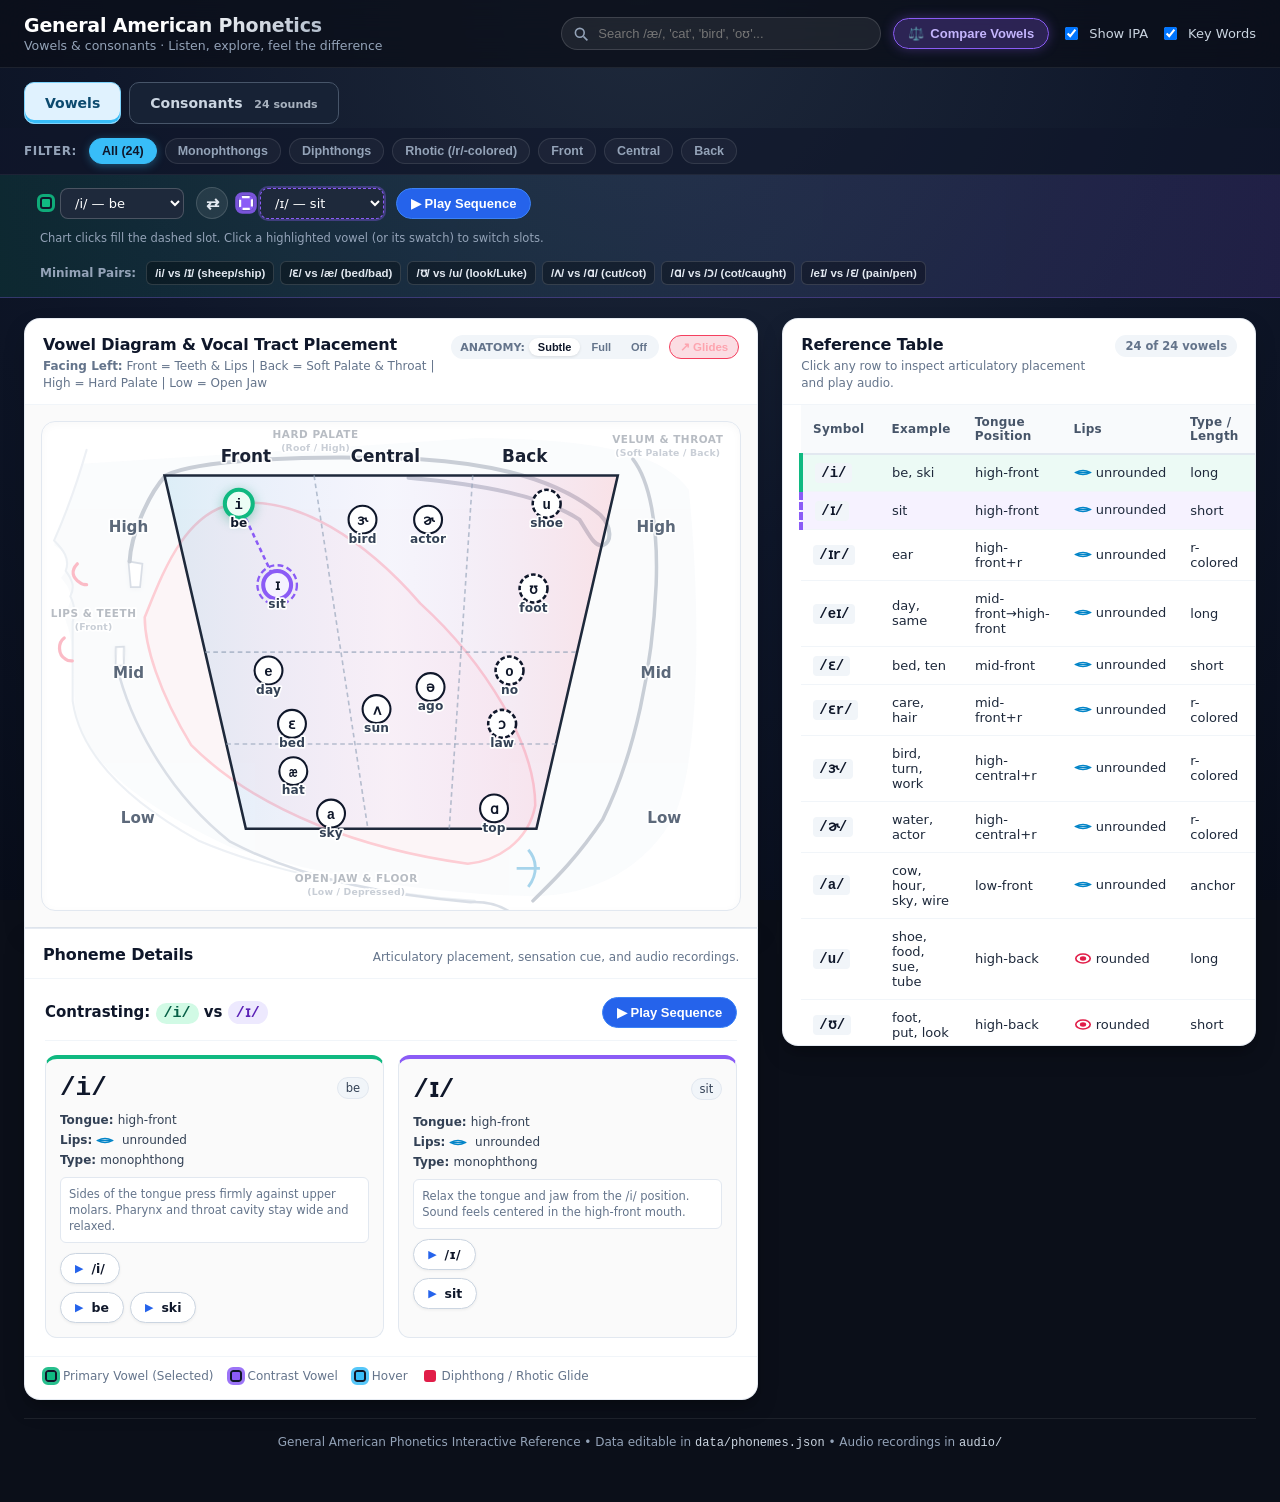
<file: index.html>
<!doctype html>
<html lang="en">
<head>
  <meta charset="utf-8" />
  <meta http-equiv="refresh" content="0; url=./site/" />
  <title>General American Phonetics</title>
  <script>
    window.location.replace("./site/");
  </script>
</head>
<body>
  <p>Redirecting to <a href="./site/">GAPhonetics App</a>...</p>
</body>
</html>
</file>
<file: site/styles.css>
:root {
  --bg: #0b0f19;
  --bg-gradient: radial-gradient(circle at 50% 0%, #1e293b 0%, #0f172a 50%, #080d1a 100%);
  --panel: #ffffff;
  --panel2: #f8fafc;
  --panel-border: rgba(226, 232, 240, 0.85);
  --text: #0f172a;
  --text-muted: #64748b;
  --text-light: #94a3b8;
  --accent: #2563eb;
  --accent-light: #eff6ff;
  --accent-hover: #1d4ed8;
  --sel: #10b981;
  --sel-light: #ecfdf5;
  --hover: #38bdf8;
  --comp-a: #10b981;
  --comp-b: #8b5cf6;
  --glide: #e11d48;
  --glide-light: #ffe4e6;
  --marker: #0f172a;
  --markerHover: #0284c7;
  --markerSel: #059669;
  --shadow: 0 10px 25px -5px rgba(0, 0, 0, 0.25), 0 8px 10px -6px rgba(0, 0, 0, 0.2);
  --radius: 16px;
  --radius-sm: 8px;
  --radius-pill: 9999px;
  --mono: ui-monospace, SFMono-Regular, Menlo, Monaco, Consolas, "Liberation Mono", "Courier New", monospace;
  --sans: ui-sans-serif, system-ui, -apple-system, BlinkMacSystemFont, "Segoe UI", Roboto, Helvetica, Arial, sans-serif;
}

* {
  box-sizing: border-box;
}

html, body {
  height: 100%;
}

body {
  margin: 0;
  font-family: var(--sans);
  background: var(--bg);
  background-image: var(--bg-gradient);
  background-attachment: fixed;
  color: #e2e8f0;
  -webkit-font-smoothing: antialiased;
}

.srOnly {
  position: absolute;
  width: 1px;
  height: 1px;
  padding: 0;
  margin: -1px;
  overflow: hidden;
  clip: rect(0, 0, 0, 0);
  border: 0;
}

/* ==========================================================================
   TOPBAR & NAVIGATION
   ========================================================================== */
.topbar {
  position: sticky;
  top: 0;
  z-index: 40;
  display: flex;
  gap: 16px;
  align-items: center;
  justify-content: space-between;
  padding: 14px 24px;
  backdrop-filter: blur(16px);
  -webkit-backdrop-filter: blur(16px);
  background: rgba(11, 15, 25, 0.78);
  border-bottom: 1px solid rgba(255, 255, 255, 0.08);
}

.brand__title {
  font-weight: 800;
  font-size: 19px;
  letter-spacing: -0.01em;
  background: linear-gradient(135deg, #ffffff 40%, #94a3b8 100%);
  -webkit-background-clip: text;
  -webkit-text-fill-color: transparent;
}

.brand__subtitle {
  color: #94a3b8;
  font-size: 12.5px;
  margin-top: 2px;
}

.controls {
  display: flex;
  gap: 12px;
  align-items: center;
  flex-wrap: wrap;
}

.searchBox {
  position: relative;
  display: flex;
  align-items: center;
}

.searchIcon {
  position: absolute;
  left: 12px;
  width: 16px;
  height: 16px;
  color: #94a3b8;
  pointer-events: none;
}

.control input[type="search"] {
  width: min(320px, 45vw);
  padding: 8px 12px 8px 36px;
  border-radius: var(--radius-pill);
  border: 1px solid rgba(255, 255, 255, 0.14);
  outline: none;
  background: rgba(255, 255, 255, 0.07);
  color: #fff;
  font-size: 13px;
  transition: all 0.15s ease;
}

.control input[type="search"]:focus {
  border-color: #38bdf8;
  background: rgba(255, 255, 255, 0.12);
  box-shadow: 0 0 0 3px rgba(56, 189, 248, 0.25);
}

.control.checkbox {
  gap: 8px;
  font-size: 13px;
  color: #cbd5e1;
  cursor: pointer;
  user-select: none;
  display: inline-flex;
  align-items: center;
}

/* Common Buttons */
.btn {
  display: inline-flex;
  align-items: center;
  gap: 6px;
  padding: 7px 14px;
  border-radius: var(--radius-pill);
  border: 1px solid rgba(255, 255, 255, 0.14);
  background: rgba(255, 255, 255, 0.08);
  color: #e2e8f0;
  font-size: 13px;
  font-weight: 600;
  cursor: pointer;
  transition: all 0.15s ease;
  user-select: none;
}

.btn:hover {
  background: rgba(255, 255, 255, 0.15);
  border-color: rgba(255, 255, 255, 0.25);
}

.btn--toggle.is-active {
  background: rgba(139, 92, 246, 0.25);
  border-color: #8b5cf6;
  color: #c4b5fd;
  box-shadow: 0 0 12px rgba(139, 92, 246, 0.35);
}

.btn--small {
  padding: 4px 10px;
  font-size: 11.5px;
}

.btn--small.is-active {
  background: rgba(225, 29, 72, 0.15);
  border-color: #f43f5e;
  color: #fda4af;
}

.btn--accent {
  background: #2563eb;
  color: #fff;
  border-color: #3b82f6;
}

.btn--accent:hover {
  background: #1d4ed8;
}

.btn--icon {
  width: 32px;
  height: 32px;
  padding: 0;
  justify-content: center;
  border-radius: 50%;
  font-size: 16px;
}

/* ==========================================================================
   FILTER CHIPS BAR
   ========================================================================== */
.filterBar {
  display: flex;
  align-items: center;
  gap: 12px;
  padding: 10px 24px;
  background: rgba(15, 23, 42, 0.6);
  border-bottom: 1px solid rgba(255, 255, 255, 0.06);
  overflow-x: auto;
}

.filterBar__label {
  font-size: 12px;
  font-weight: 700;
  color: #94a3b8;
  text-transform: uppercase;
  letter-spacing: 0.05em;
  white-space: nowrap;
}

.filterChips {
  display: flex;
  gap: 8px;
  flex-wrap: nowrap;
}

.chip {
  padding: 5px 12px;
  border-radius: var(--radius-pill);
  border: 1px solid rgba(255, 255, 255, 0.1);
  background: rgba(255, 255, 255, 0.04);
  color: #94a3b8;
  font-size: 12.5px;
  font-weight: 600;
  cursor: pointer;
  white-space: nowrap;
  transition: all 0.15s ease;
}

.chip:hover {
  color: #fff;
  background: rgba(255, 255, 255, 0.1);
}

.chip.is-active {
  color: #0f172a;
  background: #38bdf8;
  border-color: #38bdf8;
  font-weight: 700;
  box-shadow: 0 2px 8px rgba(56, 189, 248, 0.35);
}

/* ==========================================================================
   COMPARE MODE BAR
   ========================================================================== */
.compareBar {
  background: linear-gradient(90deg, rgba(16, 185, 129, 0.12) 0%, rgba(139, 92, 246, 0.15) 100%);
  border-bottom: 1px solid rgba(139, 92, 246, 0.3);
  padding: 12px 24px;
  transition: all 0.25s ease;
}

.compareBar.is-hidden {
  display: none;
}

.compareBar__inner {
  display: flex;
  flex-wrap: wrap;
  align-items: center;
  justify-content: space-between;
  gap: 16px;
  max-width: 1200px;
  margin: 0 auto;
}

.comparePickers {
  display: flex;
  align-items: center;
  gap: 12px;
  flex-wrap: wrap;
}

.comparePicker {
  display: flex;
  align-items: center;
  gap: 8px;
  font-size: 13px;
  font-weight: 600;
}

.comparePicker--a label {
  color: #34d399;
}

.comparePicker--b label {
  color: #c084fc;
}

.comparePicker select {
  padding: 6px 10px;
  border-radius: var(--radius-sm);
  background: #1e293b;
  color: #fff;
  border: 1px solid rgba(255, 255, 255, 0.2);
  font-size: 13px;
  font-family: var(--sans);
  outline: none;
}

.comparePicker select:focus {
  border-color: #38bdf8;
}

/* Armed slot: the one chart/table clicks will replace */
.comparePicker.is-armed select {
  border-style: dashed;
}

.comparePicker--a.is-armed select {
  border-color: var(--comp-a);
  box-shadow: 0 0 0 2px rgba(16, 185, 129, 0.35);
}

.comparePicker--b.is-armed select {
  border-color: var(--comp-b);
  box-shadow: 0 0 0 2px rgba(139, 92, 246, 0.35);
}

.compareHint {
  flex-basis: 100%;
  font-size: 11.5px;
  color: #94a3b8;
}

.comparePresets {
  display: flex;
  align-items: center;
  gap: 6px;
  flex-wrap: wrap;
}

.comparePresets__label {
  font-size: 12px;
  color: #94a3b8;
  margin-right: 4px;
  font-weight: 600;
}

.btnPreset {
  padding: 4px 8px;
  font-size: 11.5px;
  font-weight: 600;
  border-radius: 6px;
  border: 1px solid rgba(255, 255, 255, 0.14);
  background: rgba(0, 0, 0, 0.3);
  color: #e2e8f0;
  cursor: pointer;
  transition: all 0.15s ease;
}

.btnPreset:hover {
  background: rgba(255, 255, 255, 0.15);
  border-color: rgba(255, 255, 255, 0.3);
}

/* ==========================================================================
   LAYOUT
   ========================================================================== */
.layout {
  width: min(1380px, 100%);
  margin: 0 auto;
  padding: 20px 24px;
  display: grid;
  grid-template-columns: 1.55fr 1fr;
  grid-template-areas:
    "left table"
    "footer footer";
  column-gap: 24px;
  row-gap: 18px;
  align-items: start;
}

.leftCol {
  grid-area: left;
  display: flex;
  flex-direction: column;
  gap: 0;
}

.panel {
  background: var(--panel);
  color: var(--text);
  border-radius: var(--radius);
  box-shadow: var(--shadow);
  border: 1px solid var(--panel-border);
  overflow: hidden;
}

.panel--chart {
  border-bottom-left-radius: 0;
  border-bottom-right-radius: 0;
  border-bottom: 1px solid #e2e8f0;
}

.panel--details {
  border-top-left-radius: 0;
  border-top-right-radius: 0;
  background: #ffffff;
}

.panel--table {
  grid-area: table;
  align-self: start;
}

.panel__head {
  padding: 16px 18px 12px 18px;
  display: flex;
  align-items: flex-start;
  justify-content: space-between;
  gap: 12px;
  border-bottom: 1px solid #f1f5f9;
}

.panel__headText {
  flex: 1;
}

.panel__head h2 {
  margin: 0;
  font-size: 16px;
  font-weight: 800;
  color: #0f172a;
  letter-spacing: -0.01em;
}

.panel__hint {
  margin: 4px 0 0 0;
  font-size: 12px;
  color: #64748b;
  line-height: 1.4;
}

.panel__actions {
  display: flex;
  align-items: center;
  gap: 10px;
}

/* Segmented selector */
.segmented {
  display: inline-flex;
  align-items: center;
  background: #f1f5f9;
  padding: 3px;
  border-radius: var(--radius-pill);
  gap: 2px;
}

.segmented__title {
  font-size: 11px;
  font-weight: 700;
  color: #64748b;
  padding-left: 6px;
  padding-right: 2px;
  text-transform: uppercase;
}

.segBtn {
  padding: 3px 9px;
  font-size: 11px;
  font-weight: 700;
  border-radius: var(--radius-pill);
  border: none;
  background: transparent;
  color: #64748b;
  cursor: pointer;
  transition: all 0.12s ease;
}

.segBtn:hover {
  color: #0f172a;
}

.segBtn.is-active {
  background: #ffffff;
  color: #0f172a;
  box-shadow: 0 1px 3px rgba(0, 0, 0, 0.1);
}

.tableCount {
  font-size: 11.5px;
  font-weight: 700;
  color: #64748b;
  background: #f1f5f9;
  padding: 4px 10px;
  border-radius: var(--radius-pill);
  white-space: nowrap;
}

/* ==========================================================================
   TILE STAGE & VOCAL TRACT DIAGRAM (SVG)
   ========================================================================== */
.tileChart {
  position: relative;
  padding: 16px;
  background: #fafafa;
}

.tileStage {
  position: relative;
  width: 100%;
  aspect-ratio: 600 / 420;
  background: #ffffff;
  border: 1px solid #e2e8f0;
  border-radius: 14px;
  overflow: hidden;
  box-shadow: inset 0 2px 8px rgba(0, 0, 0, 0.03);
}

.stageSvg {
  position: absolute;
  inset: 0;
  width: 100%;
  height: 100%;
}

.stageSvg .guide {
  pointer-events: none;
  stroke: #1e293b;
  stroke-width: 2.2;
}

.stageSvg .slot-grid-line {
  pointer-events: none;
  stroke: #94a3b8;
  stroke-opacity: 0.65;
  stroke-width: 1.4;
  stroke-dasharray: 4 3;
}

.quad__label {
  pointer-events: none;
  font-family: var(--sans);
  fill: #0f172a;
  text-anchor: middle;
  paint-order: stroke fill;
  stroke: rgba(255, 255, 255, 0.9);
  stroke-width: 3px;
  stroke-linejoin: round;
}

.quad__label--zone {
  font-weight: 800;
  font-size: 14.5px;
  opacity: 0.95;
}

.quad__label--axis {
  font-weight: 700;
  font-size: 13px;
  opacity: 0.88;
  fill: #475569;
}

/* Vocal Tract Sagittal Anatomy Elements */
.vocal-tract-layer {
  transition: opacity 0.25s ease;
  pointer-events: none;
}

.vocal-tract-layer--subtle {
  opacity: 0.35;
}

.vocal-tract-layer--full {
  opacity: 0.78;
}

.vt-tissue {
  fill: #f1f5f9;
}

.vt-profile {
  fill: none;
  stroke: #cbd5e1;
  stroke-width: 2;
}

.vt-profile {
  fill: none;
  stroke: #cbd5e1;
  stroke-width: 1.8;
  stroke-linecap: round;
  transition: all 0.28s cubic-bezier(0.4, 0, 0.2, 1);
}

.vt-lips, .vt-lip {
  fill: none;
  stroke: #f43f5e;
  stroke-width: 2.8;
  stroke-linecap: round;
  transition: all 0.28s cubic-bezier(0.4, 0, 0.2, 1);
}

.vt-mandible-group {
  transition: transform 0.28s cubic-bezier(0.4, 0, 0.2, 1);
  transform-origin: 380px 240px;
}

.vt-teeth {
  fill: #ffffff;
  stroke: #94a3b8;
  stroke-width: 1.5;
  filter: drop-shadow(0 1px 2px rgba(0, 0, 0, 0.08));
}

.vt-palate {
  fill: none;
  stroke: #64748b;
  stroke-width: 3.5;
  stroke-linecap: round;
}

.vt-pharynx {
  fill: none;
  stroke: #64748b;
  stroke-width: 3;
  stroke-linecap: round;
}

.vt-mandible {
  fill: none;
  stroke: #94a3b8;
  stroke-width: 2.2;
}

.vt-tongue {
  fill: #fecdd3;
  fill-opacity: 0.42;
  stroke: #fb7185;
  stroke-width: 2.2;
  transition: all 0.28s cubic-bezier(0.4, 0, 0.2, 1);
}

.vt-larynx {
  fill: none;
  stroke: #0284c7;
  stroke-width: 2.5;
}

.vt-callout {
  pointer-events: none;
}

.vt-callout__title {
  font-family: var(--sans);
  font-size: 9px;
  font-weight: 800;
  fill: #334155;
  letter-spacing: 0.05em;
  paint-order: stroke fill;
  stroke: rgba(255, 255, 255, 0.95);
  stroke-width: 3.5px;
  stroke-linejoin: round;
}

.vt-callout__sub {
  font-family: var(--sans);
  font-size: 8px;
  font-weight: 600;
  fill: #64748b;
  letter-spacing: 0.02em;
  paint-order: stroke fill;
  stroke: rgba(255, 255, 255, 0.95);
  stroke-width: 3px;
  stroke-linejoin: round;
}

/* Vowel Diagram Nodes */
.vowel-node {
  cursor: pointer;
  outline: none;
  transition: transform 0.12s ease, opacity 0.2s ease;
}

.vowel-node:focus-visible .vowel-node__dot {
  stroke: #0284c7;
  stroke-width: 3.5;
}

.vowel-node__dot {
  fill: #ffffff;
  stroke: var(--marker);
  stroke-width: 1.8;
  transition: all 0.15s ease;
}

.vowel-node__dot--rounded {
  stroke-dasharray: 4 2;
  stroke-width: 2.2;
}

.vowel-node__word {
  font-family: var(--sans);
  font-size: 10.5px;
  font-weight: 700;
  text-anchor: middle;
  fill: #334155;
  letter-spacing: 0.01em;
  pointer-events: none;
  paint-order: stroke fill;
  stroke: #ffffff;
  stroke-width: 2.8px;
  stroke-linejoin: round;
}

.vowel-node.is-hover .vowel-node__word,
.vowel-node.is-selected .vowel-node__word {
  fill: #0f172a;
  font-weight: 800;
  stroke-width: 3.2px;
}

.lipIcon {
  display: inline-block;
  vertical-align: middle;
  width: 18px;
  height: 11px;
  margin-right: 4px;
}

.lipIcon--spread {
  color: #0284c7;
}

.lipIcon--round {
  color: #e11d48;
}

.lipIcon--neutral {
  color: #64748b;
}

.lipCell {
  display: inline-flex;
  align-items: center;
}

.vowel-node__ipa {
  font-family: var(--mono);
  font-weight: 800;
  font-size: 12px;
  text-anchor: middle;
  dominant-baseline: middle;
  fill: var(--marker);
  pointer-events: none;
}

.vowel-node.is-hover .vowel-node__dot {
  stroke: var(--markerHover);
  stroke-width: 3.2;
  fill: #f0f9ff;
  transform: scale(1.15);
}

.vowel-node.is-selected .vowel-node__dot {
  stroke: var(--markerSel);
  stroke-width: 3.5;
  fill: #ecfdf5;
  filter: drop-shadow(0 2px 5px rgba(5, 150, 105, 0.4));
}

.vowel-node.is-compare-a .vowel-node__dot {
  stroke: var(--comp-a);
  stroke-width: 3.5;
  fill: #ecfdf5;
}

.vowel-node.is-compare-b .vowel-node__dot {
  stroke: var(--comp-b);
  stroke-width: 3.5;
  fill: #f5f3ff;
}

/* Armed compare slot: rotating dashed ring outside the dot, in the slot's color.
   (The dot's own dashed outline means "rounded lips", so the ring stays separate.) */
.vowel-node__ring {
  display: none;
  fill: none;
  stroke-width: 2;
  stroke-dasharray: 5 3;
  pointer-events: none;
  animation: glideDash 2.4s linear infinite;
}

.vowel-node.is-compare-armed .vowel-node__ring {
  display: block;
}

.vowel-node.is-compare-a .vowel-node__ring {
  stroke: var(--comp-a);
}

.vowel-node.is-compare-b .vowel-node__ring {
  stroke: var(--comp-b);
}

.comp-badge--a {
  fill: var(--comp-a);
}

.comp-badge--b {
  fill: var(--comp-b);
}

.comp-badge-text {
  font-family: var(--sans);
  font-size: 9px;
  font-weight: 900;
  fill: #ffffff;
  text-anchor: middle;
}

.vowel-node.is-dimmed {
  opacity: 0.22;
}

/* Diphthong & Rhotic Glides */
.glide-overlay {
  pointer-events: none;
}

.glide-path {
  animation: glideDash 1.2s linear infinite;
  stroke-dasharray: 6 3;
}

@keyframes glideDash {
  from {
    stroke-dashoffset: 18;
  }
  to {
    stroke-dashoffset: 0;
  }
}

.glide-pulse-dot {
  animation: pulseGlow 1.5s ease-in-out infinite alternate;
}

@keyframes pulseGlow {
  from {
    r: 5;
    opacity: 0.8;
  }
  to {
    r: 8;
    opacity: 1;
  }
}

.glide-badge-bg {
  fill: #e11d48;
  filter: drop-shadow(0 2px 4px rgba(225, 29, 72, 0.35));
}

.glide-badge-text {
  font-family: var(--mono);
  font-size: 10px;
  font-weight: 900;
  fill: #ffffff;
}

.compare-line {
  stroke: #8b5cf6;
  stroke-width: 2.2;
  stroke-dasharray: 4 3;
  pointer-events: none;
}

/* ==========================================================================
   REFERENCE TABLE
   ========================================================================== */
.tableWrap {
  padding: 0 16px 16px 16px;
  max-height: 640px;
  overflow-y: auto;
}

.refTable {
  width: 100%;
  border-collapse: collapse;
  font-size: 13px;
}

.refTable thead th {
  position: sticky;
  top: 0;
  background: var(--panel2);
  border-bottom: 2px solid #e2e8f0;
  padding: 10px 12px;
  text-align: left;
  font-size: 12px;
  font-weight: 700;
  color: #475569;
  letter-spacing: 0.02em;
  z-index: 10;
}

.refTable tbody td {
  border-bottom: 1px solid #f1f5f9;
  padding: 10px 12px;
  vertical-align: middle;
  color: #1e293b;
}

.refTable tbody tr {
  cursor: pointer;
  transition: background 0.12s ease;
}

.refTable tbody tr:hover {
  background: #f8fafc;
}

.refTable tbody tr.is-selected {
  background: rgba(16, 185, 129, 0.14);
}

.refTable tbody tr.is-compare-a {
  border-left: 4px solid var(--comp-a);
  background: rgba(16, 185, 129, 0.08);
}

.refTable tbody tr.is-compare-b {
  border-left: 4px solid var(--comp-b);
  background: rgba(139, 92, 246, 0.08);
}

.refTable tbody tr.is-compare-armed {
  border-left-style: dashed;
}

.refTable tbody tr.is-dimmed {
  opacity: 0.28;
}

.sym-code {
  font-family: var(--mono);
  font-size: 14px;
  font-weight: 800;
  color: #0f172a;
  background: #f1f5f9;
  padding: 2px 6px;
  border-radius: 4px;
}

/* ==========================================================================
   DETAILS PANEL & ARTICULATORY SENSATION GUIDE
   ========================================================================== */
.card {
  padding: 18px 20px;
}

.card__empty {
  color: #64748b;
  font-size: 13.5px;
  line-height: 1.5;
  text-align: center;
  padding: 24px 12px;
}

.card__header {
  display: flex;
  align-items: center;
  gap: 16px;
  padding-bottom: 14px;
  border-bottom: 1px solid #f1f5f9;
}

.card__sym {
  font-size: 44px;
  font-family: var(--mono);
  font-weight: 900;
  line-height: 1;
  color: #0f172a;
  letter-spacing: -0.03em;
}

.card__meta {
  flex: 1;
}

.card__type {
  font-size: 14px;
  font-weight: 700;
  color: #2563eb;
  text-transform: capitalize;
}

.card__badges {
  display: flex;
  flex-wrap: wrap;
  gap: 6px;
  margin-top: 6px;
}

.badge {
  display: inline-flex;
  align-items: center;
  gap: 4px;
  background: #f1f5f9;
  border: 1px solid #e2e8f0;
  padding: 3px 8px;
  border-radius: var(--radius-pill);
  font-size: 11.5px;
  color: #334155;
}

.badge code {
  font-family: var(--mono);
  font-weight: 800;
}

.badge--rhotic {
  background: #fef3c7;
  border-color: #fde68a;
  color: #92400e;
  font-weight: 700;
}

.badge--a {
  background: #10b981;
  color: #fff;
  font-weight: 800;
  padding: 1px 6px;
  border-radius: 4px;
  font-size: 10px;
}

.badge--b {
  background: #8b5cf6;
  color: #fff;
  font-weight: 800;
  padding: 1px 6px;
  border-radius: 4px;
  font-size: 10px;
}

.card__section {
  margin-top: 16px;
}

.card__section h3 {
  margin: 0 0 10px 0;
  font-size: 13.5px;
  font-weight: 800;
  color: #0f172a;
  letter-spacing: -0.01em;
}

.audioControlsHeader {
  display: flex;
  align-items: center;
  justify-content: space-between;
  margin-bottom: 8px;
}

.audioOptions {
  display: flex;
  align-items: center;
  gap: 8px;
}

.btnSpeed, .btnLoop {
  padding: 4px 9px;
  font-size: 11px;
  font-weight: 700;
  border-radius: var(--radius-pill);
  border: 1px solid #cbd5e1;
  background: #ffffff;
  color: #475569;
  cursor: pointer;
  transition: all 0.12s ease;
}

.btnSpeed.is-active, .btnLoop.is-active {
  background: #2563eb;
  color: #ffffff;
  border-color: #2563eb;
}

.playRow {
  display: flex;
  gap: 10px;
  flex-wrap: wrap;
}

.play {
  display: inline-flex;
  align-items: center;
  gap: 8px;
  font-family: var(--sans);
  font-size: 12.5px;
  font-weight: 700;
  padding: 7px 14px;
  border-radius: var(--radius-pill);
  border: 1px solid #cbd5e1;
  background: #ffffff;
  color: #0f172a;
  cursor: pointer;
  transition: all 0.15s ease;
  box-shadow: 0 1px 3px rgba(0, 0, 0, 0.06);
}

.play:hover {
  background: #f8fafc;
  border-color: #94a3b8;
  transform: translateY(-1px);
}

.play.is-playing {
  background: #ecfdf5;
  border-color: #10b981;
  color: #047857;
  box-shadow: 0 0 0 3px rgba(16, 185, 129, 0.25);
  animation: audioPulse 0.8s infinite alternate;
}

@keyframes audioPulse {
  from { transform: scale(1); }
  to { transform: scale(1.03); }
}

.play.is-disabled {
  opacity: 0.45;
  cursor: not-allowed;
}

.play__icon {
  font-size: 11px;
  color: #2563eb;
}

.play.is-playing .play__icon {
  color: #10b981;
}

.wordChips {
  display: flex;
  flex-wrap: wrap;
  gap: 8px;
}

/* Articulatory Anatomy Grid */
.artGrid {
  display: grid;
  grid-template-columns: 1fr;
  gap: 10px;
}

.artItem {
  background: #f8fafc;
  border: 1px solid #e2e8f0;
  border-radius: 10px;
  padding: 10px 12px;
}

.artItem__title {
  font-size: 12px;
  font-weight: 800;
  color: #334155;
  margin-bottom: 3px;
}

.artItem__desc {
  font-size: 12.5px;
  color: #475569;
  line-height: 1.45;
}

.artItem--cue {
  background: #eff6ff;
  border-color: #bfdbfe;
}

.artItem--cue .artItem__title {
  color: #1e40af;
}

.artItem--cue .artItem__desc {
  color: #1e3a8a;
  font-weight: 500;
}

/* Compare Mode Details Card */
.compareCard__head {
  display: flex;
  align-items: center;
  justify-content: space-between;
  gap: 12px;
  padding-bottom: 12px;
  border-bottom: 1px solid #f1f5f9;
  margin-bottom: 14px;
}

.compareCard__title {
  font-size: 15px;
  font-weight: 800;
  color: #0f172a;
}

.compareColumns {
  display: grid;
  grid-template-columns: 1fr 1fr;
  gap: 14px;
}

.compCol {
  border: 1px solid #e2e8f0;
  border-radius: 12px;
  padding: 14px;
  background: #fafafa;
}

.compCol--a {
  border-top: 4px solid var(--comp-a);
}

.compCol--b {
  border-top: 4px solid var(--comp-b);
}

.compCol__head {
  display: flex;
  align-items: center;
  justify-content: space-between;
  margin-bottom: 10px;
}

.compSym {
  font-family: var(--mono);
  font-size: 26px;
  font-weight: 900;
  color: #0f172a;
}

.compProp {
  font-size: 12px;
  color: #334155;
  margin-bottom: 6px;
}

.compCue {
  font-size: 11.5px;
  color: #64748b;
  background: #ffffff;
  border: 1px solid #e2e8f0;
  border-radius: 6px;
  padding: 8px;
  margin: 10px 0;
  line-height: 1.4;
}

.compAudio {
  margin-top: 10px;
}

.compWords {
  display: flex;
  flex-wrap: wrap;
  gap: 6px;
  margin-top: 8px;
}

.tag {
  display: inline-block;
  padding: 2px 8px;
  border-radius: var(--radius-pill);
  font-family: var(--mono);
  font-weight: 800;
}

.tag--a {
  background: #d1fae5;
  color: #065f46;
}

.tag--b {
  background: #ede9fe;
  color: #5b21b6;
}

/* ==========================================================================
   LEGEND & FOOTER
   ========================================================================== */
.legend {
  padding: 12px 20px 16px 20px;
  display: flex;
  gap: 16px;
  flex-wrap: wrap;
  color: #64748b;
  font-size: 12px;
  border-top: 1px solid #f1f5f9;
}

.legend__row {
  display: flex;
  align-items: center;
  gap: 6px;
}

.legend__row.is-hidden {
  display: none;
}

.swatch {
  display: inline-block;
  width: 12px;
  height: 12px;
  border-radius: 3px;
  border: 2px solid #0f172a;
}

.swatch--sel {
  outline: 3px solid rgba(16, 185, 129, 0.9);
  background: #10b981;
}

.swatch--hover {
  outline: 3px solid rgba(56, 189, 248, 0.85);
  background: #38bdf8;
}

.swatch--glide {
  background: #e11d48;
  border-color: #e11d48;
}

.swatch--compB {
  outline: 3px solid rgba(139, 92, 246, 0.85);
  background: #8b5cf6;
}

.swatch--btn {
  padding: 0;
  cursor: pointer;
  transition: transform 0.15s ease;
}

.swatch--btn:hover,
.swatch--btn[aria-pressed="true"] {
  transform: scale(1.2);
}

.swatch--btn[aria-pressed="true"] {
  border-style: dashed;
  border-color: #fff;
}

.swatch--btn:focus-visible {
  outline-color: #38bdf8;
}

.footer {
  grid-area: footer;
  padding: 16px 8px 32px 8px;
  color: #94a3b8;
  font-size: 12px;
  text-align: center;
  border-top: 1px solid rgba(255, 255, 255, 0.08);
}

.footer code {
  font-family: var(--mono);
  color: #cbd5e1;
}

/* ==========================================================================
   TOOLTIP
   ========================================================================== */
.tooltip {
  position: fixed;
  z-index: 9999;
  pointer-events: none;
  padding: 10px 14px;
  border-radius: 12px;
  background: rgba(15, 23, 42, 0.96);
  color: #fff;
  border: 1px solid rgba(255, 255, 255, 0.18);
  box-shadow: 0 16px 36px rgba(0, 0, 0, 0.45);
  font-size: 12.5px;
  max-width: 280px;
  opacity: 0;
  transform: translateY(6px);
  transition: opacity 0.12s ease, transform 0.12s ease;
  backdrop-filter: blur(8px);
}

.tooltip[data-show="1"] {
  opacity: 1;
  transform: translateY(0);
}

.tooltip__sym {
  font-family: var(--mono);
  font-weight: 900;
  font-size: 16px;
  display: flex;
  align-items: baseline;
  gap: 8px;
}

.tooltip__pos {
  font-family: var(--sans);
  font-size: 11.5px;
  font-weight: 600;
  color: #38bdf8;
}

.tooltip__ex {
  margin-top: 5px;
  color: #e2e8f0;
  font-size: 12px;
}

.tooltip__cue {
  margin-top: 6px;
  padding-top: 6px;
  border-top: 1px solid rgba(255, 255, 255, 0.12);
  color: #fef08a;
  font-size: 11.5px;
  line-height: 1.35;
}

/* ==========================================================================
   RESPONSIVE DESIGN
   ========================================================================== */
@media (max-width: 980px) {
  .layout {
    grid-template-columns: 1fr;
    grid-template-areas:
      "left"
      "table"
      "footer";
    row-gap: 20px;
    padding: 14px;
  }

  .panel--chart, .panel--details {
    border-radius: var(--radius);
  }

  .compareColumns {
    grid-template-columns: 1fr;
  }

  .topbar {
    padding: 12px 16px;
  }

  .control input[type="search"] {
    width: 100%;
  }
}
</file>
<file: site/consonants.css>
/* Mode boundaries must win over legacy flex/grid display rules. */
[hidden] { display: none !important; }
.mode-tabs { display: flex; gap: 8px; padding: 14px 24px 4px; max-width: 1600px; margin: auto; }
.mode-tabs button { min-height: 42px; padding: 8px 20px; border: 1px solid #475569; border-radius: 10px; background: #172235; color: #cbd5e1; font: 650 14px var(--sans); cursor: pointer; }
.mode-tabs button[aria-selected="true"] { background: #e0f2fe; color: #0c4a6e; border-color: #7dd3fc; box-shadow: inset 0 -3px #38bdf8; }
.mode-tabs button span { font-size: 11px; margin-left: 7px; opacity: .8; }
.mode-tabs button:focus-visible, #consonantsPanel :focus-visible { outline: 3px solid #38bdf8; outline-offset: 4px; }

#consonantsPanel { max-width: 1600px; margin: auto; padding: 10px 24px 24px; line-height: 1.45; color: #e2e8f0; }
#consonantsPanel h1, #consonantsPanel h2, #consonantsPanel h3, #consonantsPanel p { margin: 0; }
#consonantsPanel h1 { font-size: 24px; font-weight: 700; color: #f8fafc; line-height: 1.2; letter-spacing: -.02em; }
#consonantsPanel h2 { font-size: 18px; line-height: 1.3; color: #f8fafc; }
#consonantsPanel h3 { font-size: 14px; color: #f1f5f9; }
#consonantsPanel .c-muted { color: #a9b9cc; font-size: 11px; }

/* Top Header & Integrated Compare Bar */
.c-top-header { display: flex; justify-content: space-between; align-items: center; gap: 16px; margin-bottom: 12px; flex-wrap: wrap; }
.c-title-area { display: flex; flex-direction: column; gap: 2px; }
.c-eyebrow { text-transform: uppercase; letter-spacing: .12em; font-size: 9px; font-weight: 750; color: #7dd3fc; }
.c-subtext { font-size: 12px; color: #94a3b8; }
.c-header-actions { display: flex; align-items: center; gap: 12px; flex-wrap: wrap; }
.c-voice-pill { display: flex; align-items: center; gap: 6px; padding: 6px 12px; background: #132238; border: 1px solid #2e4157; border-left: 3px solid #38bdf8; border-radius: 8px; font-size: 11px; color: #cbd5e1; }
.c-voice-pill strong { color: #e0f2fe; }

/* Comparison bar wrap */
.c-compare-bar-wrap { min-width: 0; }
.c-compare-bar-inner { display: flex; flex-direction: column; gap: 6px; }
.c-compare-header-row { display: flex; align-items: center; gap: 10px; flex-wrap: wrap; }
.c-compare-toggle { font-weight: 650; min-height: 36px; padding: 6px 14px; border-radius: 8px; }
.c-compare-toggle.is-active { background: #0369a1; border-color: #38bdf8; color: #f0f9ff; box-shadow: 0 0 10px rgba(56, 189, 248, 0.25); }
.c-compare-slots { display: flex; align-items: center; gap: 8px; flex-wrap: wrap; }
.c-compare-slot { display: flex; align-items: center; gap: 4px; padding: 2px 6px; border: 1px dashed transparent; border-radius: 8px; }
.c-compare-slot.is-armed { border-color: #38bdf8; background: #1e293b; }
.c-compare-slot select { min-height: 32px; padding: 2px 8px; background: #09121d; color: #f8fafc; border: 1px solid #334155; border-radius: 6px; font: 12px var(--sans); }
.c-swap-btn { min-height: 32px; padding: 2px 8px; font-size: 15px; }
.c-button--accent { background: #0284c7; border-color: #38bdf8; color: #fff; font-weight: 600; min-height: 32px; padding: 4px 12px; }
.c-button--accent:hover { background: #0369a1; }
.c-compare-presets { display: flex; align-items: center; gap: 5px; flex-wrap: wrap; font-size: 10px; padding-top: 4px; }
.c-compare-presets-label { color: #94a3b8; font-weight: 600; margin-right: 2px; }
.c-preset-btn { background: #1a273a; border: 1px solid #33445c; color: #cbd5e1; border-radius: 5px; padding: 2px 7px; font-size: 10px; cursor: pointer; }
.c-preset-btn:hover { background: #334155; color: #fff; border-color: #38bdf8; }

/* Filters Bar - Compact Single Line */
.c-filters-bar { display: flex; align-items: center; gap: 8px; padding: 8px 12px; background: #101c2c; border: 1px solid #27394f; border-radius: 10px; margin-bottom: 12px; flex-wrap: wrap; }
.c-search-field { flex: 1 1 200px; min-width: 160px; }
.c-filters-bar input, .c-filters-bar select { min-height: 32px; padding: 4px 8px; border: 1px solid #384c66; border-radius: 6px; background: #091320; color: #e2e8f0; font: 12px var(--sans); color-scheme: dark; }
.c-filters-bar select { flex: 0 1 140px; cursor: pointer; }
.c-count-badge { font-size: 11px; color: #94a3b8; margin-left: auto; padding: 0 4px; }
.c-reset-btn { min-height: 30px; padding: 2px 8px; font-size: 11px; }

/* General Buttons */
.c-button { min-height: 32px; padding: 4px 10px; border: 1px solid #4b607a; border-radius: 6px; background: #22334c; color: #e2e8f0; font: 600 12px var(--sans); cursor: pointer; line-height: 1.4; }
.c-button:hover:not(:disabled) { background: #304561; border-color: #7dd3fc; }
.c-button:disabled { opacity: .45; cursor: not-allowed; }
.c-button--quiet { background: transparent; font-size: 11px; }

/* Workspace layout */
.c-workspace { display: grid; grid-template-columns: minmax(0, 1.25fr) minmax(0, 1fr); gap: 16px; align-items: start; }
.c-browser, .c-detail { min-width: 0; }
.c-group { margin-bottom: 10px; }
.c-group-heading { display: flex; align-items: baseline; gap: 8px; margin-bottom: 4px; }
#consonantsPanel .c-group-heading h3 { font-size: 13px; font-weight: 700; color: #7dd3fc; text-transform: uppercase; letter-spacing: 0.05em; }
.c-group-heading > span { color: #94a3b8; font-size: 11px; }

/* Compact Tiles Grid: 6 columns */
.c-tiles { display: grid; grid-template-columns: repeat(6, minmax(0, 1fr)); gap: 5px; }
.c-tile {
  display: flex; flex-direction: column; justify-content: space-between;
  min-width: 0; padding: 6px 6px; text-align: left;
  border: 1px solid #2a3b50; border-radius: 6px;
  background: linear-gradient(145deg, #182538, #111b2b); color: #e2e8f0;
  cursor: pointer; font: inherit; transition: border-color .15s, background .15s, transform .1s;
}
.c-tile:hover { border-color: #7dd3fc; background: #203147; transform: translateY(-1px); }
.c-tile.is-selected { border-color: #38bdf8; background: #0f3249; box-shadow: inset 0 0 0 1px #38bdf8; }
.c-tile.is-compare-a { border-color: #06b6d4 !important; background: #083344 !important; box-shadow: 0 0 0 2px #06b6d4, inset 0 0 0 1px #06b6d4 !important; }
.c-tile.is-compare-b { border-color: #a855f7 !important; background: #3b0764 !important; box-shadow: 0 0 0 2px #a855f7, inset 0 0 0 1px #a855f7 !important; }

.c-tile-top { display: flex; width: 100%; align-items: center; justify-content: space-between; }
.c-ipa { font-size: 18px; font-weight: 700; line-height: 1.1; color: #f0f9ff; font-family: var(--serif, Georgia, serif); }
.c-tile-play {
  width: 20px; height: 20px; min-height: 20px; padding: 0;
  display: inline-flex; align-items: center; justify-content: center;
  background: rgba(56, 189, 248, 0.15); border: 1px solid rgba(56, 189, 248, 0.4);
  border-radius: 50%; color: #38bdf8; font-size: 9px; cursor: pointer; transition: all .15s;
}
.c-tile-play:hover { background: #38bdf8; color: #0c1626; border-color: #38bdf8; transform: scale(1.15); }
.c-tile-bottom { display: flex; width: 100%; align-items: center; justify-content: space-between; gap: 3px; margin-top: 3px; }
.c-word { font-size: 11px; font-weight: 600; overflow: hidden; text-overflow: ellipsis; white-space: nowrap; }
.c-word mark { background: transparent; color: #7dd3fc; border-bottom: 2px solid #38bdf8; padding: 0 0 1px; }
.c-voice { display: inline-flex; width: fit-content; border: 1px solid #475569; border-radius: 12px; padding: 0px 4px; color: #94a3b8; background: #1e293b; font-size: 8px; font-weight: 600; }
.c-voice--voiced { border-color: #059669; color: #6ee7b7; background: #064e3b; }

/* Detail Aside */
.c-detail { padding: 14px; background: #152030; border: 1px solid #2d3e54; border-radius: 10px; box-shadow: 0 6px 24px #0004; position: sticky; top: 12px; }
.c-detail-heading { display: flex; align-items: center; justify-content: space-between; flex-wrap: wrap; gap: 8px; margin-bottom: 4px; }
#consonantDetailTitle { scroll-margin-top: 110px; }
.c-listening-tools { display: flex; gap: 8px; align-items: end; margin-top: 10px; flex-wrap: wrap; }
.c-listening-tools .c-field { flex: 1; }
#consonantsPanel .c-audio-status { min-height: 18px; font-size: 11px; color: #bae6fd; margin: 4px 0 8px; }
.c-compare-tools { display: flex; flex-wrap: wrap; gap: 8px; align-items: center; padding: 8px 0; border-top: 1px solid #26384d; }
.c-compare-tools .c-field { flex: 1 1 150px; }
.c-contrast-note { flex-basis: 100%; font-size: 11px; color: #c4b5fd; margin-top: 2px; }
.c-guides { display: grid; grid-template-columns: repeat(auto-fit, minmax(min(100%, 190px), 1fr)); gap: 10px; margin-top: 8px; }
.c-sound-guide { min-width: 0; padding: 12px; border: 1px solid #2f455c; border-radius: 8px; background: #0d1724; font-size: 11.5px; color: #c3d0e0; }
.c-sound-guide--contrast { border-color: #8b5cf6; background: #161026; }
.c-guide-head { display: flex; align-items: center; gap: 10px; margin-bottom: 8px; }
.c-guide-ipa { font-size: 32px; line-height: 1.1; color: #e0f2fe; font-family: var(--serif, Georgia, serif); }
.c-guide-head .c-word { font-size: 15px; }
.c-badges { display: flex; flex-wrap: wrap; align-items: center; gap: 5px; font-size: 10px; margin-bottom: 8px; }
.c-hear-row { display: grid; grid-template-columns: 1fr 1fr; gap: 5px; width: 100%; margin-bottom: 8px; }
.c-hear { width: 100%; font-size: 11px; padding: 5px 3px; font-weight: 600; white-space: nowrap; }
.c-hear--phoneme { background: #0369a1; border-color: #38bdf8; color: #f0f9ff; }
.c-hear--word { background: #1e293b; border-color: #475569; color: #f1f5f9; }
.c-hear.is-playing { background: #059669 !important; border-color: #34d399 !important; }
#consonantsPanel .c-sound-guide h3 { font-size: 11px; margin: 10px 0 3px; color: #94a3b8; text-transform: uppercase; letter-spacing: 0.05em; }
.c-sound-guide ol { padding-left: 15px; margin: 0; }
.c-sound-guide li { padding-left: 2px; margin-bottom: 4px; }
.c-cue, .c-mistake { border-left: 2px solid #38bdf8; padding-left: 8px; margin-bottom: 8px; }
.c-mistake { border-color: #f59e0b; }
.c-empty, .c-loading { padding: 20px; border: 1px dashed #64748b; border-radius: 10px; }
#consonantsPanel .c-empty p { margin: 6px 0; }
#consonantsPanel .c-footnote, .c-footer { margin-top: 14px; color: #9bacc2; font-size: 11px; }
.c-footer { padding: 12px 0; border-top: 1px solid #27384c; }
.c-footer a { color: #7dd3fc; margin-left: 6px; text-underline-offset: 3px; }

@media (min-width: 1450px) {
  .c-workspace { grid-template-columns: minmax(0, 1.3fr) minmax(0, 1fr); }
  .c-tiles { grid-template-columns: repeat(6, minmax(0, 1fr)); }
}
@media (max-width: 1200px) {
  .c-tiles { grid-template-columns: repeat(4, minmax(0, 1fr)); }
}
@media (max-width: 1050px) {
  .c-workspace { grid-template-columns: 1fr; }
  .c-tiles { grid-template-columns: repeat(6, minmax(0, 1fr)); }
  .c-top-header { flex-direction: column; align-items: flex-start; }
}
@media (max-width: 650px) {
  .mode-tabs { padding: 10px 10px 0; }
  .mode-tabs button { padding: 6px 12px; }
  #consonantsPanel { padding: 10px 8px; }
  .c-filters-bar { flex-direction: column; align-items: stretch; }
  .c-tiles { grid-template-columns: repeat(3, minmax(0, 1fr)); }
  .c-guides { grid-template-columns: 1fr; }
}
@media (prefers-reduced-motion: reduce) { .c-tile { transition: none; transform: none; } }
@media (forced-colors: active) { .c-tile.is-selected, .mode-tabs button[aria-selected="true"] { outline: 3px solid Highlight; } }
</file>
